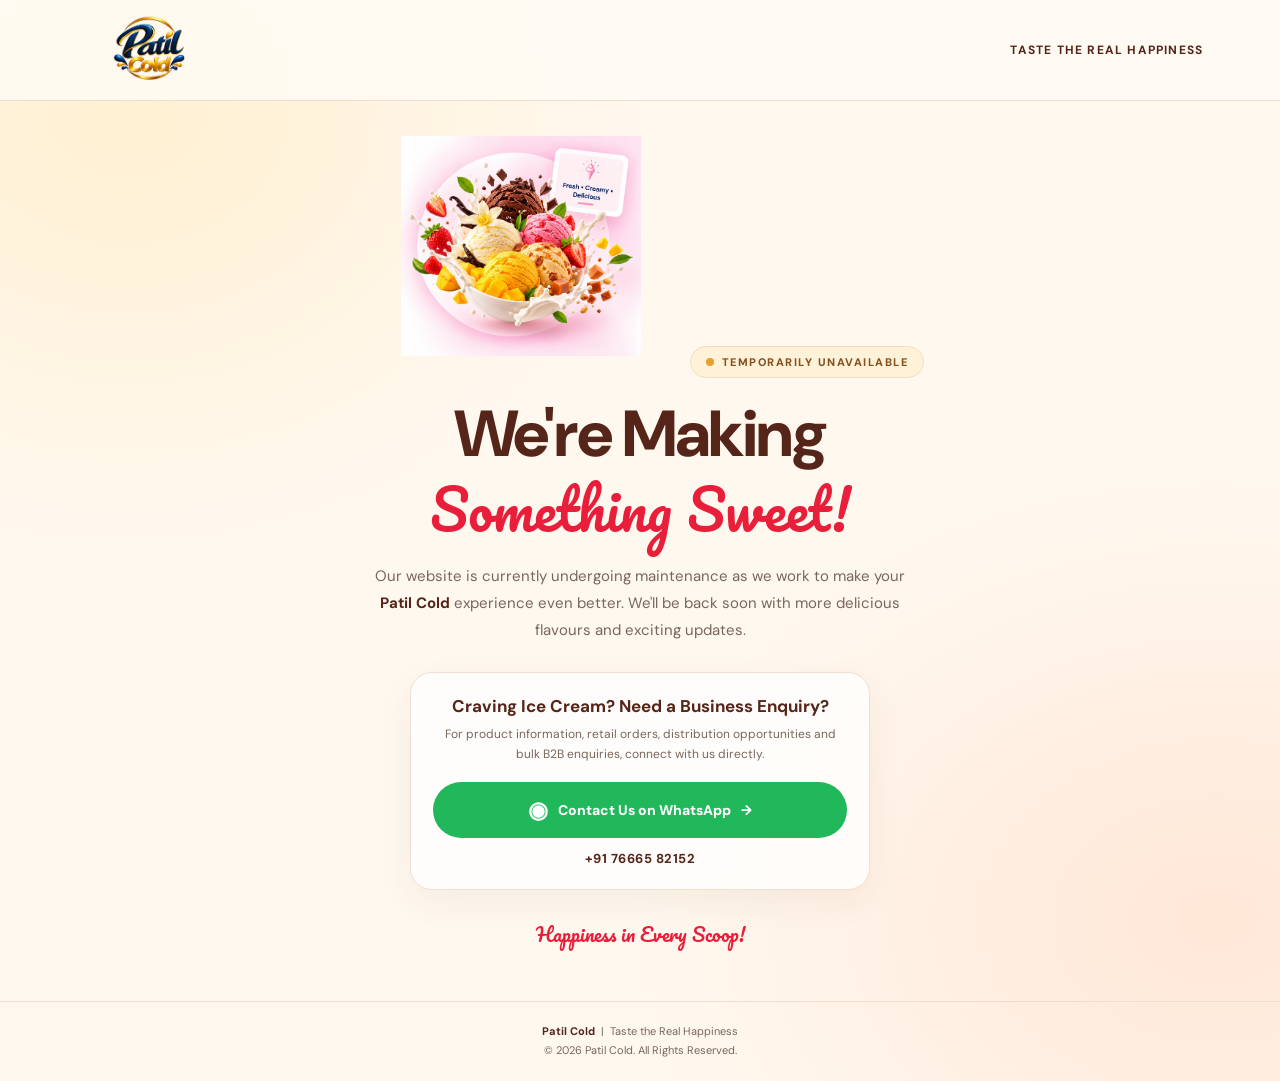
<file: index.html>
<!DOCTYPE html>
<html lang="en">
<head>
  <meta charset="UTF-8">
  <meta name="viewport" content="width=device-width, initial-scale=1.0">
  <meta name="theme-color" content="#fff8ef">
  <title>Patil Cold | Website Under Maintenance</title>
  <meta name="description" content="Patil Cold website is temporarily under maintenance. Contact us on WhatsApp for product enquiries, retail and B2B orders.">

  <link rel="icon" href="assets/patilcold-favicon.png" type="image/png">
  <link rel="preconnect" href="https://fonts.googleapis.com">
  <link rel="preconnect" href="https://fonts.gstatic.com" crossorigin>
  <link href="https://fonts.googleapis.com/css2?family=DM+Sans:wght@400;500;600;700;800&family=Pacifico&display=swap" rel="stylesheet">

  <style>
    :root {
      --cream: #fff8ef;
      --cream-dark: #fff0dc;
      --red: #e91e3a;
      --red-dark: #c91430;
      --brown: #542518;
      --text: #34241e;
      --muted: #78665b;
      --yellow: #ffc94d;
    }

    * {
      margin: 0;
      padding: 0;
      box-sizing: border-box;
    }

    body {
      min-height: 100vh;
      font-family: "DM Sans", sans-serif;
      color: var(--text);
      background:
        radial-gradient(ellipse at 10% 10%, #fff0d1 0%, transparent 32%),
        radial-gradient(ellipse at 95% 85%, #ffe7d7 0%, transparent 34%),
        var(--cream);
      display: flex;
      flex-direction: column;
    }

    a {
      text-decoration: none;
    }

    .header {
      width: 100%;
      padding: 15px 6%;
      display: flex;
      justify-content: space-between;
      align-items: center;
      gap: 15px;
      border-bottom: 1px solid #eddfcf;
      background: rgba(255, 251, 245, .85);
    }

    .logo img {
      width: 145px;
      height: 65px;
      object-fit: contain;
    }

    .header-label {
      color: var(--brown);
      font-size: 12px;
      font-weight: 700;
      letter-spacing: 1.2px;
    }

    main {
      flex: 1;
      display: flex;
      align-items: center;
      justify-content: center;
      padding: 35px 20px 50px;
    }

    .maintenance {
      width: 100%;
      max-width: 900px;
      text-align: center;
    }

    .hero-image {
      width: min(100%, 330px);
      height: 220px;
      margin: 0 auto 10px;
      object-fit: contain;
      animation: float 4s ease-in-out infinite;
    }

    .status {
      display: inline-flex;
      align-items: center;
      gap: 8px;
      padding: 8px 15px;
      margin-bottom: 20px;
      border: 1px solid #f4dfbb;
      border-radius: 50px;
      background: #fff2d9;
      color: #85501e;
      font-size: 11px;
      font-weight: 800;
      letter-spacing: 1.5px;
    }

    .status-dot {
      width: 8px;
      height: 8px;
      border-radius: 50%;
      background: #e7a02d;
      animation: blink 1.5s infinite;
    }

    h1 {
      color: var(--brown);
      font-size: clamp(36px, 6vw, 65px);
      font-weight: 800;
      line-height: 1.13;
      letter-spacing: -1.8px;
    }

    h1 span {
      display: block;
      color: var(--red);
      font-family: "Pacifico", cursive;
      font-size: .85em;
      font-weight: 400;
      letter-spacing: 0;
      margin-top: 7px;
    }

    .description {
      max-width: 560px;
      margin: 22px auto 0;
      padding: 0 5px;
      color: var(--muted);
      font-size: 15px;
      line-height: 1.8;
    }

    .description strong {
      color: var(--brown);
    }

    .contact-card {
      width: 100%;
      max-width: 460px;
      margin: 28px auto 0;
      padding: 22px;
      background: rgba(255, 255, 255, .78);
      border: 1px solid #f0e0d0;
      border-radius: 22px;
      box-shadow: 0 12px 35px rgba(91, 48, 25, .06);
    }

    .contact-card h2 {
      color: var(--brown);
      font-size: 17px;
      margin-bottom: 7px;
    }

    .contact-card p {
      color: var(--muted);
      font-size: 12px;
      line-height: 1.7;
      margin-bottom: 17px;
    }

    .whatsapp-button {
      width: 100%;
      min-height: 51px;
      display: flex;
      justify-content: center;
      align-items: center;
      gap: 10px;
      padding: 13px 18px;
      color: white;
      background: #20b85a;
      border-radius: 50px;
      font-size: 14px;
      font-weight: 800;
      transition: .2s ease;
    }

    .whatsapp-button:hover {
      background: #169447;
      transform: translateY(-2px);
      box-shadow: 0 8px 20px #20b85a30;
    }

    .whatsapp-icon {
      font-size: 23px;
    }

    .phone-number {
      margin-top: 12px;
      color: var(--brown);
      font-size: 13px;
      font-weight: 700;
      letter-spacing: .5px;
    }

    .tagline {
      margin-top: 27px;
      color: var(--red);
      font-family: "Pacifico", cursive;
      font-size: 19px;
    }

    footer {
      padding: 20px 15px;
      border-top: 1px solid #eddfcf;
      text-align: center;
      color: var(--muted);
      font-size: 11px;
      line-height: 1.8;
    }

    footer strong {
      color: var(--brown);
    }

    @keyframes float {
      0%, 100% { transform: translateY(0); }
      50% { transform: translateY(-8px); }
    }

    @keyframes blink {
      0%, 100% { opacity: 1; }
      50% { opacity: .35; }
    }

    @media (max-width: 500px) {
      .header {
        padding: 10px 5%;
      }

      .logo img {
        width: 115px;
        height: 55px;
      }

      .header-label {
        font-size: 9px;
        letter-spacing: .6px;
      }

      main {
        padding: 30px 18px 40px;
      }

      .hero-image {
        height: 185px;
        width: min(100%, 275px);
      }

      h1 {
        font-size: 39px;
        letter-spacing: -1px;
      }

      .description {
        font-size: 13px;
      }

      .contact-card {
        padding: 19px 15px;
      }
    }

    @media (prefers-reduced-motion: reduce) {
      *, *::before, *::after {
        animation: none !important;
        transition: none !important;
        scroll-behavior: auto !important;
      }
    }
  </style>
</head>

<body>

  <header class="header">
    <a class="logo" href="index.html" aria-label="Patil Cold home">
      <img src="assets/logo.webp" alt="Patil Cold">
    </a>
    <div class="header-label">TASTE THE REAL HAPPINESS</div>
  </header>

  <main>
    <section class="maintenance">

      <img
        class="hero-image"
        src="assets/patil-cold-mixed-flavour.webp"
        alt="Patil Cold ice cream flavours"
      >

      <div class="status">
        <span class="status-dot"></span>
        TEMPORARILY UNAVAILABLE
      </div>

      <h1>
        We're Making
        <span>Something Sweet!</span>
      </h1>

      <p class="description">
        Our website is currently undergoing maintenance as we work
        to make your <strong>Patil Cold</strong> experience even better.
        We'll be back soon with more delicious flavours and exciting updates.
      </p>

      <div class="contact-card">
        <h2>Craving Ice Cream? Need a Business Enquiry?</h2>
        <p>
          For product information, retail orders, distribution
          opportunities and bulk B2B enquiries, connect with us directly.
        </p>

        <a
          class="whatsapp-button"
          href="https://wa.me/917666582152?text=Hello%20Patil%20Cold%2C%20I%20would%20like%20to%20make%20an%20enquiry."
          target="_blank"
          rel="noopener noreferrer"
        >
          <span class="whatsapp-icon">◉</span>
          Contact Us on WhatsApp
          <span>→</span>
        </a>

        <div class="phone-number">+91 76665 82152</div>
      </div>

      <p class="tagline">Happiness in Every Scoop!</p>

    </section>
  </main>

  <footer>
    <strong>Patil Cold</strong> &nbsp;|&nbsp; Taste the Real Happiness
    <br>
    © <span id="year"></span> Patil Cold. All Rights Reserved.
  </footer>

  <script>
    document.getElementById("year").textContent =
      new Date().getFullYear();
  </script>

</body>
</html>
</file>
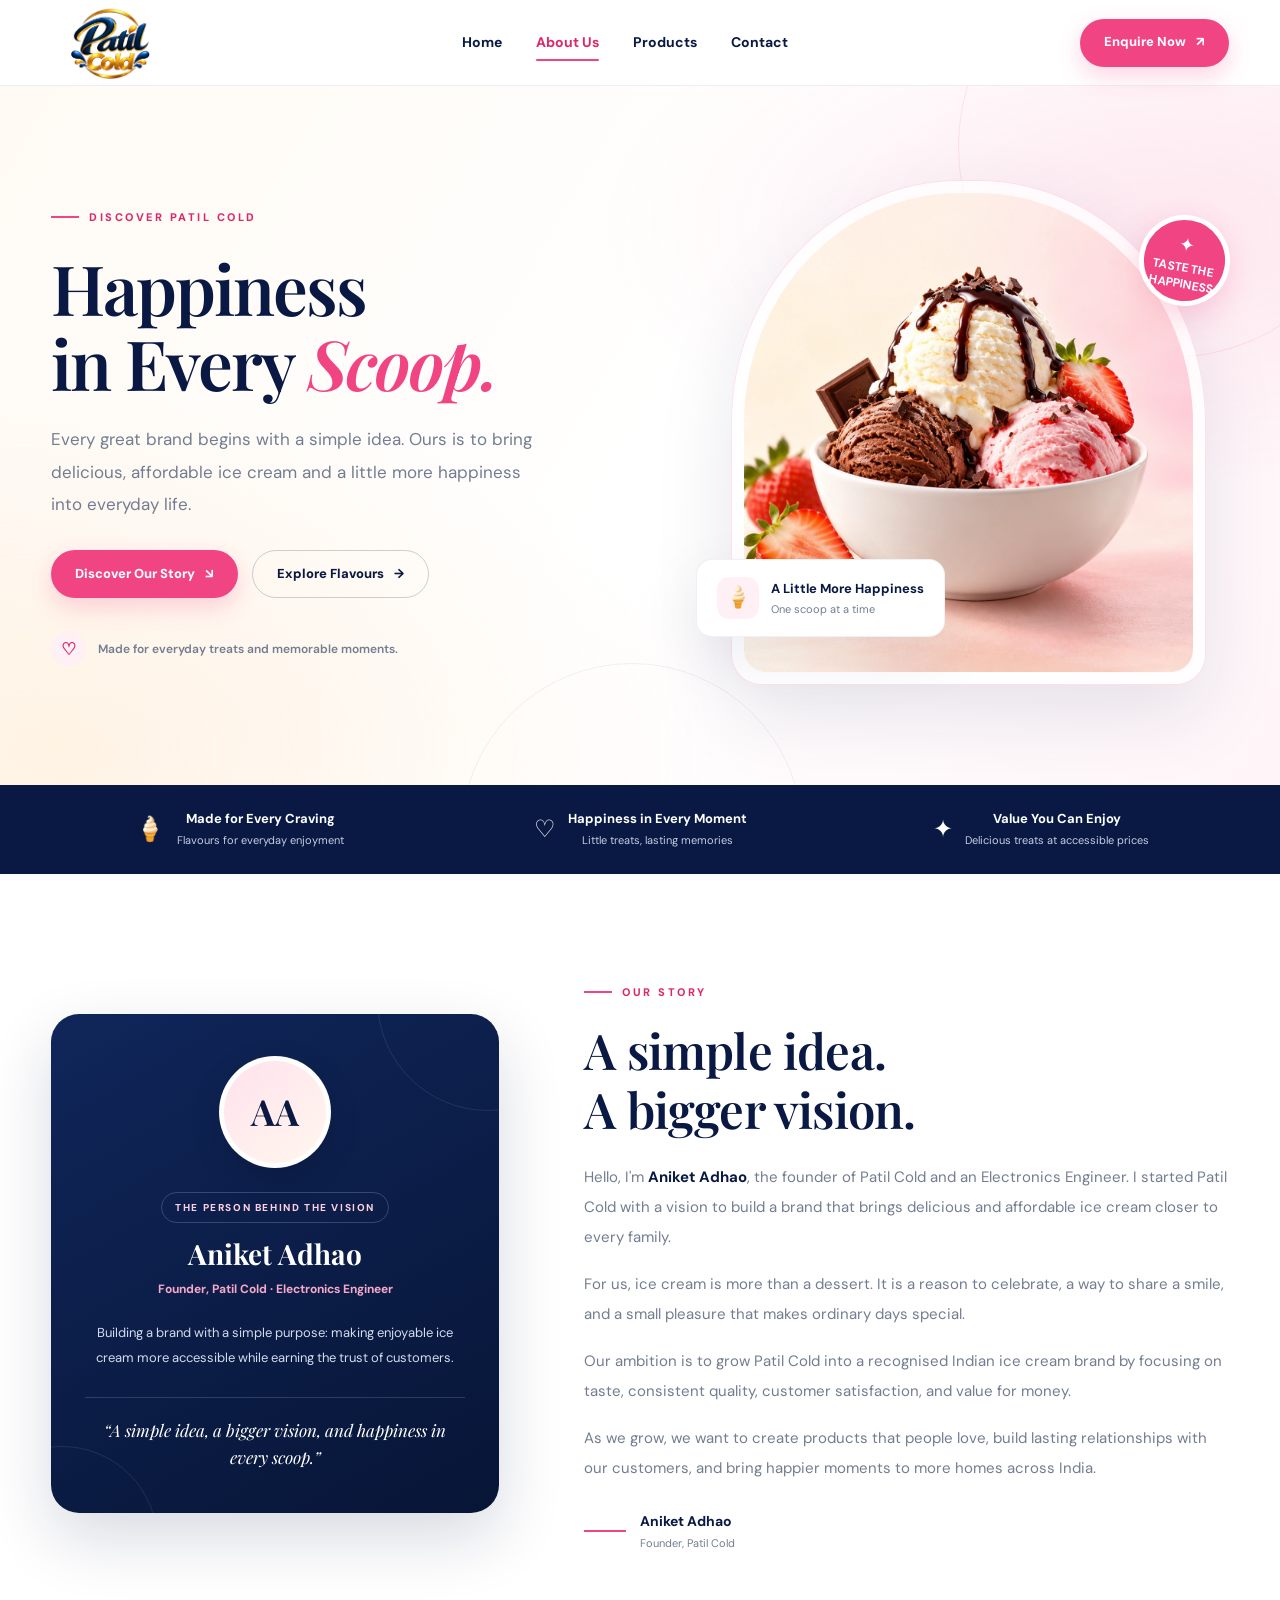
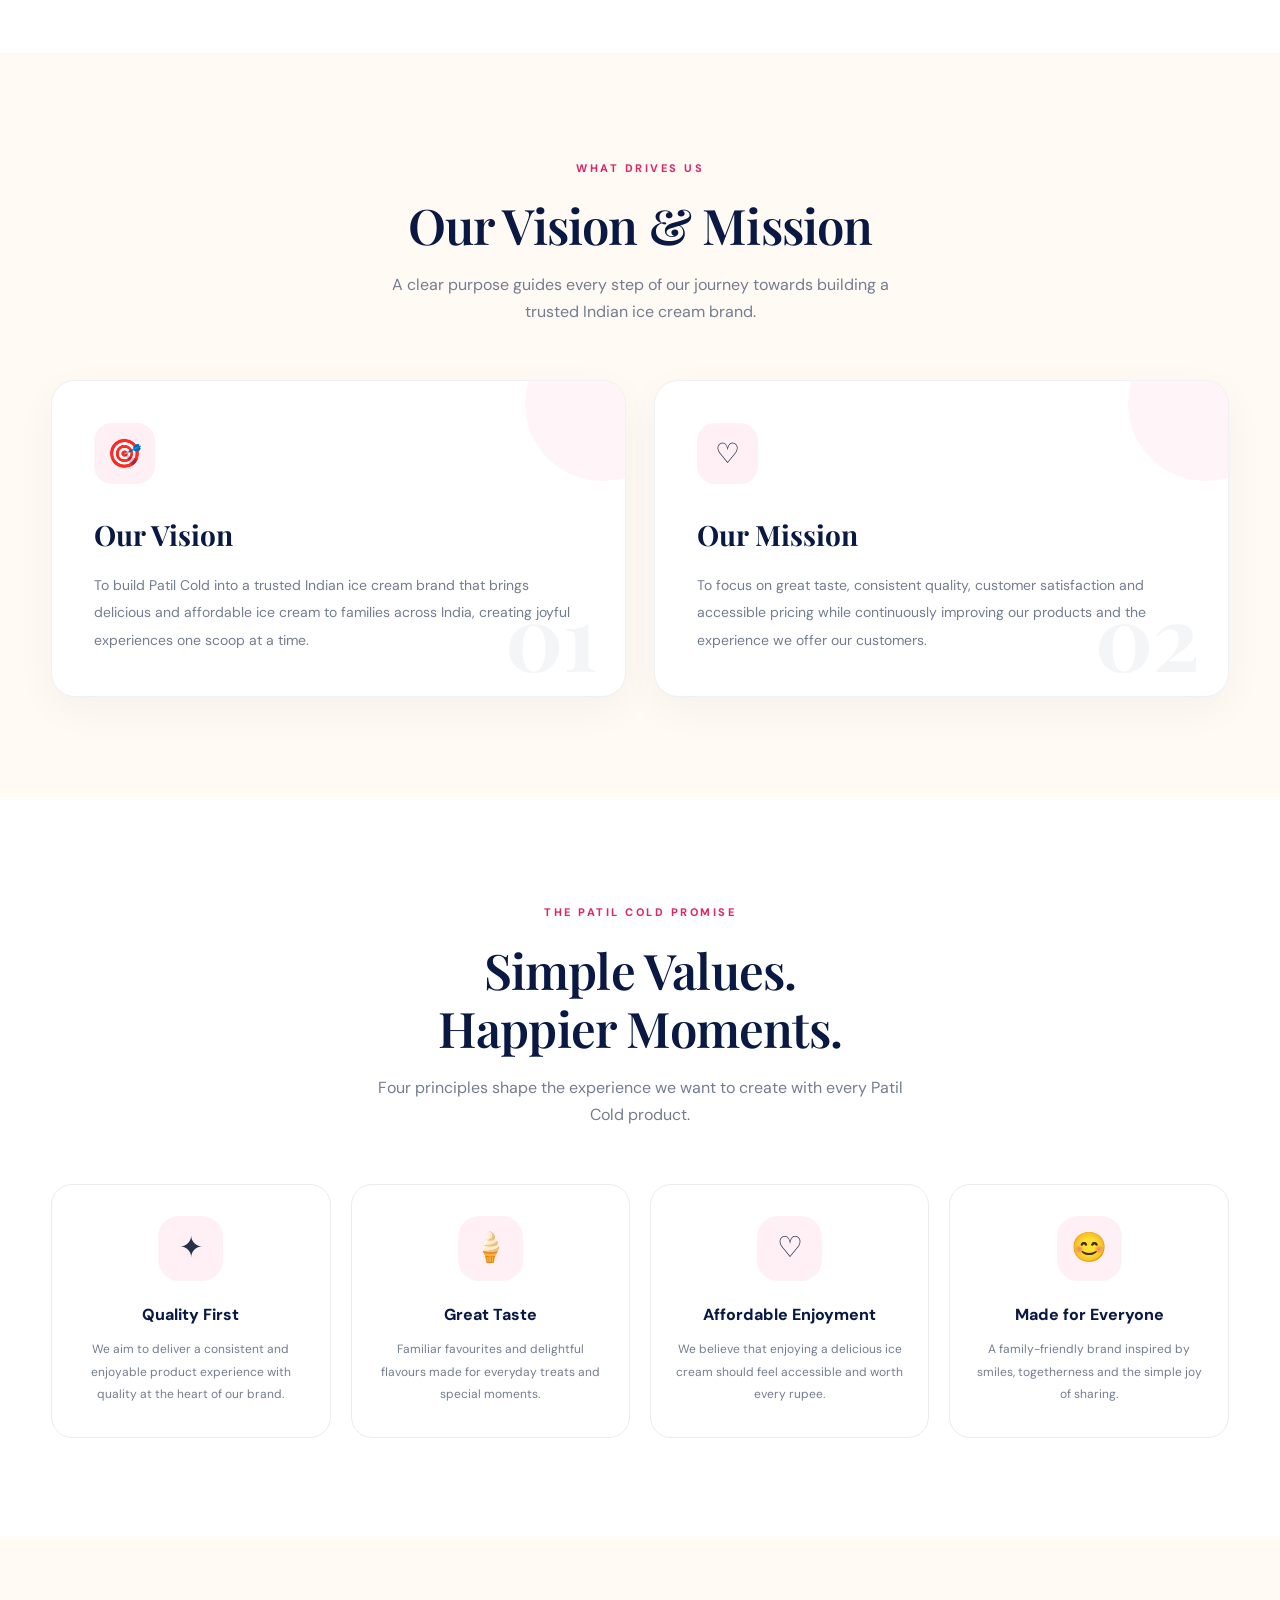
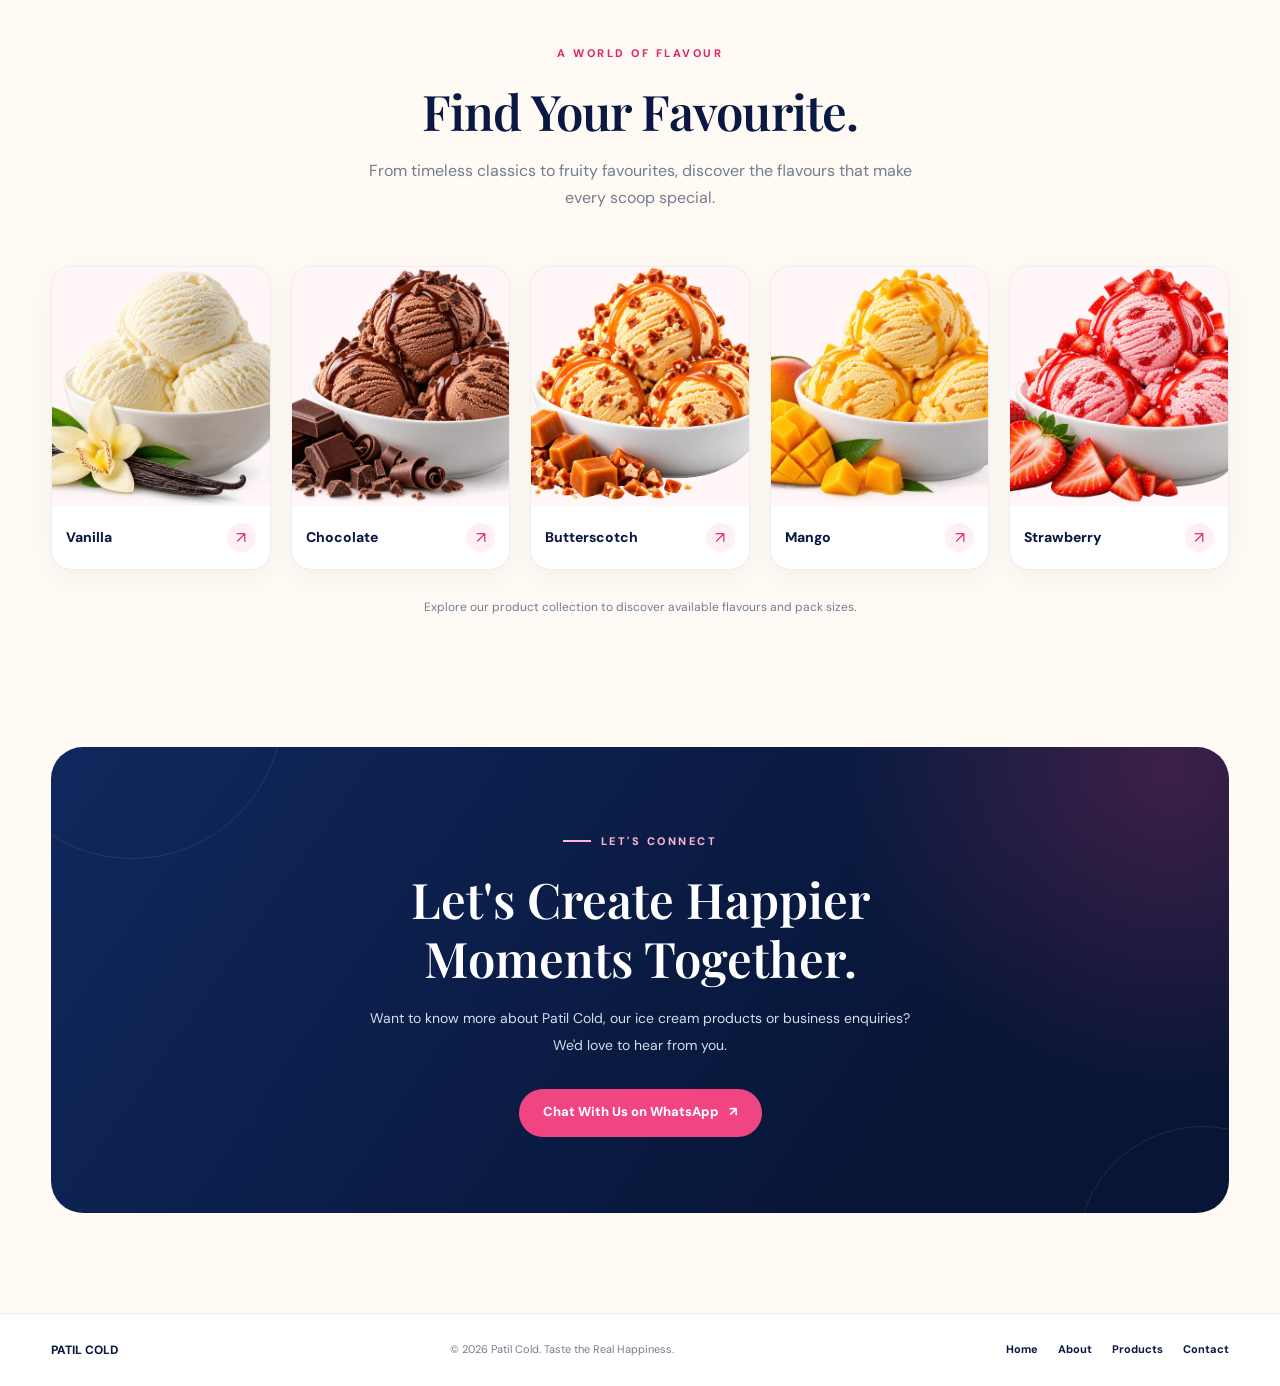
<file: about.html>
<!DOCTYPE html>
<html lang="en">
<head>
  <meta charset="UTF-8">
  <meta name="viewport" content="width=device-width, initial-scale=1.0">

  <title>About Us | Patil Cold — Taste the Real Happiness</title>

  <meta name="description" content="Discover the story, vision and mission of Patil Cold, an Indian ice cream brand focused on taste, quality and affordability.">

  <meta name="theme-color" content="#091944">
  <link rel="icon" type="image/png" href="assets/patilcold-favicon.png">

  <link rel="preconnect" href="https://fonts.googleapis.com">
  <link rel="preconnect" href="https://fonts.gstatic.com" crossorigin>
  <link href="https://fonts.googleapis.com/css2?family=DM+Sans:wght@400;500;600;700;800&family=Playfair+Display:wght@500;600;700&display=swap" rel="stylesheet">

  <style>
    /* ========================================
       PATIL COLD — PREMIUM ABOUT PAGE
    ======================================== */

    :root {
      --navy: #091944;
      --navy-light: #12285a;
      --pink: #f04483;
      --pink-dark: #dc286b;
      --pink-light: #fff0f6;
      --cream: #fffaf3;
      --white: #ffffff;
      --text: #273149;
      --muted: #737d91;
      --border: #eeeaf0;
      --shadow: 0 20px 60px rgba(9, 25, 68, 0.08);
      --radius: 24px;
      --container: 1200px;
    }

    * {
      box-sizing: border-box;
      margin: 0;
      padding: 0;
    }

    html {
      scroll-behavior: smooth;
      scroll-padding-top: 100px;
    }

    body {
      font-family: "DM Sans", sans-serif;
      color: var(--text);
      background: var(--white);
      line-height: 1.7;
      overflow-x: hidden;
      -webkit-font-smoothing: antialiased;
    }

    img {
      max-width: 100%;
    }

    a {
      text-decoration: none;
      color: inherit;
    }

    button {
      font: inherit;
    }

    .container {
      width: min(92%, var(--container));
      margin: 0 auto;
    }

    .section {
      padding: 100px 0;
    }

    .cream-section {
      background: var(--cream);
    }

    .eyebrow {
      display: inline-flex;
      align-items: center;
      gap: 10px;
      color: var(--pink-dark);
      font-size: 11px;
      font-weight: 800;
      letter-spacing: 2.5px;
      text-transform: uppercase;
      margin-bottom: 19px;
    }

    .eyebrow::before {
      content: "";
      width: 28px;
      height: 2px;
      background: var(--pink);
    }

    .section-heading {
      max-width: 680px;
      margin: 0 auto 55px;
      text-align: center;
    }

    .section-heading .eyebrow::before {
      display: none;
    }

    .section-heading h2,
    .story-content h2 {
      font-family: "Playfair Display", Georgia, serif;
      color: var(--navy);
      font-size: clamp(34px, 4vw, 49px);
      line-height: 1.2;
      font-weight: 600;
      letter-spacing: -0.8px;
    }

    .section-heading p {
      color: var(--muted);
      font-size: 16px;
      max-width: 550px;
      margin: 16px auto 0;
    }

    /* ========================================
       HEADER
    ======================================== */

    .site-header {
      position: sticky;
      top: 0;
      z-index: 1000;
      height: 86px;
      background: rgba(255, 255, 255, 0.96);
      border-bottom: 1px solid rgba(9, 25, 68, 0.07);
      backdrop-filter: blur(18px);
    }

    .header-inner {
      height: 100%;
      display: flex;
      align-items: center;
      justify-content: space-between;
      gap: 30px;
    }

    .brand-logo {
      display: flex;
      align-items: center;
      flex-shrink: 0;
    }

    .logo {
      width: 118px;
      height: 72px;
      display: block;
      object-fit: contain;
    }

    .nav-links {
      display: flex;
      align-items: center;
      gap: 34px;
    }

    .nav-links a {
      position: relative;
      padding: 10px 0;
      color: var(--navy);
      font-size: 14px;
      font-weight: 700;
      transition: color 0.25s ease;
    }

    .nav-links a::after {
      content: "";
      position: absolute;
      left: 0;
      bottom: 3px;
      width: 0;
      height: 2px;
      border-radius: 5px;
      background: var(--pink);
      transition: width 0.25s ease;
    }

    .nav-links a:hover,
    .nav-links a.active {
      color: var(--pink-dark);
    }

    .nav-links a:hover::after,
    .nav-links a.active::after {
      width: 100%;
    }

    .button {
      min-height: 48px;
      display: inline-flex;
      justify-content: center;
      align-items: center;
      gap: 10px;
      padding: 12px 24px;
      border: 0;
      border-radius: 50px;
      font-size: 13px;
      font-weight: 800;
      transition: transform 0.25s ease, box-shadow 0.25s ease,
                  background 0.25s ease;
      cursor: pointer;
    }

    .button:hover {
      transform: translateY(-3px);
    }

    .button-pink {
      background: var(--pink);
      color: var(--white);
      box-shadow: 0 9px 24px rgba(240, 68, 131, 0.23);
    }

    .button-pink:hover {
      background: var(--pink-dark);
      box-shadow: 0 12px 28px rgba(240, 68, 131, 0.3);
    }

    .button-outline {
      background: transparent;
      border: 1px solid rgba(9, 25, 68, 0.2);
      color: var(--navy);
    }

    .menu-btn {
      display: none;
      width: 45px;
      height: 45px;
      border: 1px solid var(--border);
      border-radius: 50%;
      background: var(--white);
      color: var(--navy);
      font-size: 23px;
      cursor: pointer;
    }

    /* ========================================
       HERO SECTION
    ======================================== */

    .about-hero {
      position: relative;
      isolation: isolate;
      padding: 94px 0 100px;
      overflow: hidden;
      background:
        radial-gradient(ellipse at 90% 20%,
          rgba(240, 68, 131, 0.10), transparent 34%),
        radial-gradient(ellipse at 5% 95%,
          rgba(255, 213, 165, 0.25), transparent 38%),
        linear-gradient(120deg, #fffaf4 0%, #fff 53%, #fff5f9 100%);
    }

    .about-hero::before {
      content: "";
      position: absolute;
      z-index: -1;
      top: -150px;
      right: -100px;
      width: 420px;
      height: 420px;
      border: 1px solid rgba(240, 68, 131, 0.12);
      border-radius: 50%;
    }

    .about-hero::after {
      content: "";
      position: absolute;
      z-index: -1;
      bottom: -220px;
      left: 36%;
      width: 340px;
      height: 340px;
      border: 1px solid rgba(9, 25, 68, 0.06);
      border-radius: 50%;
    }

    .hero-inner {
      display: grid;
      grid-template-columns: 1.05fr 0.95fr;
      align-items: center;
      gap: 80px;
    }

    .hero-copy {
      max-width: 610px;
    }

    .hero-copy .eyebrow {
      margin-bottom: 24px;
    }

    .hero-copy h1 {
      color: var(--navy);
      font-family: "Playfair Display", Georgia, serif;
      font-size: clamp(47px, 5.4vw, 73px);
      font-weight: 600;
      letter-spacing: -2px;
      line-height: 1.08;
      margin-bottom: 24px;
    }

    .hero-copy h1 span {
      color: var(--pink);
      font-style: italic;
    }

    .hero-copy > p {
      max-width: 490px;
      color: var(--muted);
      font-size: 17px;
      line-height: 1.9;
      margin-bottom: 30px;
    }

    .hero-actions {
      display: flex;
      flex-wrap: wrap;
      align-items: center;
      gap: 14px;
    }

    .hero-note {
      display: flex;
      align-items: center;
      gap: 12px;
      margin-top: 33px;
      color: var(--muted);
      font-size: 12px;
      font-weight: 600;
    }

    .note-icon {
      width: 35px;
      height: 35px;
      display: grid;
      place-items: center;
      flex-shrink: 0;
      border-radius: 50%;
      background: var(--pink-light);
      color: var(--pink-dark);
      font-size: 17px;
    }

    .hero-visual {
      position: relative;
      width: 100%;
      max-width: 475px;
      justify-self: center;
    }

    .hero-image-frame {
      position: relative;
      width: 100%;
      aspect-ratio: 0.94;
      padding: 12px;
      border: 1px solid rgba(240, 68, 131, 0.16);
      border-radius: 48% 48% 30px 30px;
      background: rgba(255, 255, 255, 0.72);
      box-shadow: 0 30px 80px rgba(9, 25, 68, 0.10);
    }

    .hero-image-frame img {
      width: 100%;
      height: 100%;
      display: block;
      object-fit: cover;
      object-position: center;
      border-radius: 48% 48% 22px 22px;
    }

    .floating-note {
      position: absolute;
      left: -35px;
      bottom: 48px;
      display: flex;
      align-items: center;
      gap: 12px;
      padding: 17px 20px;
      background: var(--white);
      border: 1px solid rgba(9, 25, 68, 0.06);
      border-radius: 16px;
      box-shadow: var(--shadow);
    }

    .floating-note .note-symbol {
      width: 42px;
      height: 42px;
      display: grid;
      place-items: center;
      background: var(--pink-light);
      border-radius: 12px;
      font-size: 21px;
    }

    .floating-note strong {
      display: block;
      color: var(--navy);
      font-size: 13px;
    }

    .floating-note small {
      display: block;
      color: var(--muted);
      font-size: 11px;
    }

    .hero-stamp {
      position: absolute;
      top: 35px;
      right: -24px;
      width: 91px;
      height: 91px;
      display: flex;
      flex-direction: column;
      align-items: center;
      justify-content: center;
      text-align: center;
      border-radius: 50%;
      background: var(--pink);
      color: var(--white);
      border: 5px solid var(--white);
      box-shadow: 0 10px 30px rgba(240, 68, 131, 0.23);
      transform: rotate(10deg);
    }

    .hero-stamp strong {
      font-size: 12px;
      line-height: 1.3;
    }

    .hero-stamp span {
      font-size: 19px;
    }

    /* ========================================
       BRAND INTRO STRIP
    ======================================== */

    .brand-strip {
      background: var(--navy);
      color: var(--white);
      padding: 24px 0;
    }

    .strip-inner {
      display: grid;
      grid-template-columns: repeat(3, 1fr);
      gap: 24px;
    }

    .strip-item {
      display: flex;
      justify-content: center;
      align-items: center;
      gap: 12px;
      text-align: center;
    }

    .strip-item .strip-icon {
      font-size: 24px;
    }

    .strip-item strong {
      display: block;
      font-size: 13px;
      line-height: 1.4;
    }

    .strip-item small {
      display: block;
      color: #c6cee2;
      font-size: 11px;
      margin-top: 3px;
    }

    /* ========================================
       FOUNDER & STORY
    ======================================== */

    .founder-grid {
      display: grid;
      grid-template-columns: 0.82fr 1.18fr;
      align-items: center;
      gap: 85px;
    }

    .founder-card {
      position: relative;
      overflow: hidden;
      padding: 42px 34px;
      border-radius: 28px;
      background: linear-gradient(150deg, #10265a, #071536);
      color: var(--white);
      text-align: center;
      box-shadow: 0 25px 65px rgba(9, 25, 68, 0.16);
    }

    .founder-card::before,
    .founder-card::after {
      content: "";
      position: absolute;
      border: 1px solid rgba(255, 255, 255, 0.09);
      border-radius: 50%;
      pointer-events: none;
    }

    .founder-card::before {
      width: 220px;
      height: 220px;
      top: -125px;
      right: -100px;
    }

    .founder-card::after {
      width: 190px;
      height: 190px;
      bottom: -125px;
      left: -85px;
    }

    .founder-avatar {
      position: relative;
      z-index: 1;
      width: 112px;
      height: 112px;
      display: grid;
      place-items: center;
      margin: 0 auto 24px;
      border-radius: 50%;
      border: 5px solid rgba(255, 255, 255, 0.95);
      background: linear-gradient(140deg, #ffe2ed, #fff7ee);
      color: var(--navy);
      font-family: "Playfair Display", Georgia, serif;
      font-size: 36px;
      font-weight: 700;
      box-shadow: 0 10px 30px rgba(0, 0, 0, 0.15);
    }

    .founder-card .founder-label {
      position: relative;
      z-index: 1;
      display: inline-block;
      padding: 6px 13px;
      margin-bottom: 13px;
      border: 1px solid rgba(255, 255, 255, 0.18);
      border-radius: 30px;
      color: #ffd0e1;
      font-size: 10px;
      letter-spacing: 1.6px;
      text-transform: uppercase;
      font-weight: 800;
    }

    .founder-card h3 {
      position: relative;
      z-index: 1;
      font-family: "Playfair Display", Georgia, serif;
      font-size: 28px;
      line-height: 1.3;
      margin-bottom: 7px;
    }

    .founder-role {
      position: relative;
      z-index: 1;
      color: #f6a9c8;
      font-size: 12px;
      font-weight: 700;
      margin-bottom: 22px;
    }

    .founder-card > p {
      position: relative;
      z-index: 1;
      color: #d3dbee;
      font-size: 13px;
      line-height: 1.9;
    }

    .founder-divider {
      position: relative;
      z-index: 1;
      height: 1px;
      background: rgba(255, 255, 255, 0.15);
      margin: 26px 0 19px;
    }

    .founder-quote {
      position: relative;
      z-index: 1;
      color: var(--white);
      font-family: "Playfair Display", Georgia, serif;
      font-size: 17px;
      font-style: italic;
      line-height: 1.6;
    }

    .story-content .eyebrow {
      margin-bottom: 20px;
    }

    .story-content h2 {
      margin-bottom: 23px;
    }

    .story-content > p {
      color: var(--muted);
      font-size: 15px;
      line-height: 2;
      margin-bottom: 17px;
    }

    .story-content > p strong {
      color: var(--navy);
    }

    .founder-signature {
      display: flex;
      align-items: center;
      gap: 14px;
      margin-top: 27px;
    }

    .signature-line {
      width: 42px;
      height: 2px;
      background: var(--pink);
    }

    .founder-signature strong {
      display: block;
      color: var(--navy);
      font-size: 14px;
    }

    .founder-signature span {
      display: block;
      color: var(--muted);
      font-size: 11px;
    }

    /* ========================================
       VISION & MISSION
    ======================================== */

    .vision-grid {
      display: grid;
      grid-template-columns: repeat(2, 1fr);
      gap: 28px;
    }

    .vision-card {
      position: relative;
      overflow: hidden;
      padding: 42px;
      border-radius: var(--radius);
      background: var(--white);
      border: 1px solid rgba(9, 25, 68, 0.06);
      box-shadow: 0 12px 40px rgba(9, 25, 68, 0.045);
      transition: transform 0.3s ease, box-shadow 0.3s ease;
    }

    .vision-card:hover {
      transform: translateY(-6px);
      box-shadow: var(--shadow);
    }

    .vision-card::after {
      content: "";
      position: absolute;
      top: -55px;
      right: -55px;
      width: 155px;
      height: 155px;
      border-radius: 50%;
      background: var(--pink-light);
      opacity: 0.65;
    }

    .vision-icon {
      position: relative;
      z-index: 1;
      width: 61px;
      height: 61px;
      display: grid;
      place-items: center;
      margin-bottom: 27px;
      border-radius: 18px;
      background: var(--pink-light);
      font-size: 28px;
    }

    .vision-card h3 {
      color: var(--navy);
      font-family: "Playfair Display", Georgia, serif;
      font-size: 28px;
      margin-bottom: 13px;
    }

    .vision-card p {
      position: relative;
      z-index: 1;
      color: var(--muted);
      font-size: 14px;
      line-height: 1.95;
    }

    .card-number {
      position: absolute;
      right: 28px;
      bottom: 16px;
      color: rgba(9, 25, 68, 0.045);
      font-family: "Playfair Display", Georgia, serif;
      font-size: 90px;
      font-weight: 700;
      line-height: 1;
      pointer-events: none;
    }

    /* ========================================
       WHY PATIL COLD
    ======================================== */

    .why-grid {
      display: grid;
      grid-template-columns: repeat(4, 1fr);
      gap: 20px;
    }

    .why-card {
      padding: 31px 22px;
      border: 1px solid var(--border);
      border-radius: 21px;
      background: var(--white);
      text-align: center;
      transition: transform 0.3s ease, border-color 0.3s ease,
                  box-shadow 0.3s ease;
    }

    .why-card:hover {
      transform: translateY(-7px);
      border-color: #ffd0e0;
      box-shadow: 0 18px 40px rgba(9, 25, 68, 0.07);
    }

    .why-icon {
      width: 65px;
      height: 65px;
      display: grid;
      place-items: center;
      margin: 0 auto 20px;
      border-radius: 21px;
      background: var(--pink-light);
      font-size: 29px;
    }

    .why-card h3 {
      color: var(--navy);
      font-size: 16px;
      font-weight: 800;
      margin-bottom: 10px;
    }

    .why-card p {
      color: var(--muted);
      font-size: 12px;
      line-height: 1.9;
    }

    /* ========================================
       FLAVOUR COLLECTION
    ======================================== */

    .flavour-grid {
      display: grid;
      grid-template-columns: repeat(5, minmax(0, 1fr));
      gap: 20px;
    }

    .flavour-card {
      display: block;
      overflow: hidden;
      border-radius: 20px;
      background: var(--white);
      border: 1px solid rgba(9, 25, 68, 0.07);
      box-shadow: 0 8px 28px rgba(9, 25, 68, 0.045);
      transition: transform 0.3s ease, box-shadow 0.3s ease;
    }

    .flavour-card:hover {
      transform: translateY(-8px);
      box-shadow: 0 20px 45px rgba(9, 25, 68, 0.12);
    }

    .flavour-image {
      position: relative;
      overflow: hidden;
      background: #fff6f8;
      aspect-ratio: 0.91;
    }

    .flavour-image img {
      display: block;
      width: 100%;
      height: 100%;
      object-fit: cover;
      transition: transform 0.55s ease;
    }

    .flavour-card:hover .flavour-image img {
      transform: scale(1.07);
    }

    .flavour-details {
      display: flex;
      justify-content: space-between;
      align-items: center;
      gap: 7px;
      padding: 17px 14px;
    }

    .flavour-details h3 {
      color: var(--navy);
      font-size: 14px;
      font-weight: 800;
    }

    .flavour-arrow {
      width: 29px;
      height: 29px;
      display: grid;
      place-items: center;
      flex-shrink: 0;
      border-radius: 50%;
      background: var(--pink-light);
      color: var(--pink-dark);
      font-size: 16px;
      transition: background 0.25s ease, color 0.25s ease;
    }

    .flavour-card:hover .flavour-arrow {
      background: var(--pink);
      color: var(--white);
    }

    .flavour-footnote {
      margin-top: 27px;
      color: var(--muted);
      text-align: center;
      font-size: 12px;
    }

    /* ========================================
       FINAL CTA
    ======================================== */

    .cta-section {
      padding: 30px 0 100px;
      background: var(--cream);
    }

    .cta-panel {
      position: relative;
      isolation: isolate;
      overflow: hidden;
      padding: 76px 35px;
      border-radius: 32px;
      background:
        radial-gradient(circle at 95% 5%,
          rgba(240, 68, 131, 0.23), transparent 28%),
        linear-gradient(125deg, #10285e, #071536 75%);
      text-align: center;
      color: var(--white);
    }

    .cta-panel::before,
    .cta-panel::after {
      content: "";
      position: absolute;
      z-index: -1;
      border: 1px solid rgba(255, 255, 255, 0.09);
      border-radius: 50%;
    }

    .cta-panel::before {
      width: 300px;
      height: 300px;
      top: -190px;
      left: -70px;
    }

    .cta-panel::after {
      width: 250px;
      height: 250px;
      right: -100px;
      bottom: -165px;
    }

    .cta-panel .eyebrow {
      color: #ffb5d0;
    }

    .cta-panel .eyebrow::before {
      background: #ffb5d0;
    }

    .cta-panel h2 {
      max-width: 720px;
      margin: 0 auto 18px;
      font-family: "Playfair Display", Georgia, serif;
      font-size: clamp(34px, 4vw, 49px);
      line-height: 1.2;
      font-weight: 600;
    }

    .cta-panel > p {
      max-width: 570px;
      margin: 0 auto 30px;
      color: #d4dced;
      font-size: 14px;
      line-height: 1.9;
    }

    .cta-panel .button {
      background: var(--pink);
      color: var(--white);
    }

    .cta-panel .button:hover {
      background: var(--pink-dark);
    }

    /* ========================================
       FOOTER
    ======================================== */

    .site-footer {
      padding: 26px 0;
      border-top: 1px solid var(--border);
      background: var(--white);
    }

    .footer-inner {
      display: flex;
      justify-content: space-between;
      align-items: center;
      gap: 20px;
    }

    .footer-brand {
      color: var(--navy);
      font-size: 12px;
      font-weight: 800;
    }

    .footer-copy {
      color: var(--muted);
      font-size: 11px;
    }

    .footer-links {
      display: flex;
      gap: 20px;
      color: var(--navy);
      font-size: 11px;
      font-weight: 700;
    }

    .footer-links a:hover {
      color: var(--pink-dark);
    }

    /* ========================================
       RESPONSIVE DESIGN
    ======================================== */

    @media (min-width: 1400px) {
      .about-hero {
        padding: 110px 0 120px;
      }
    }

    @media (max-width: 1050px) {
      .nav-links {
        gap: 22px;
      }

      .hero-inner {
        gap: 45px;
      }

      .founder-grid {
        gap: 50px;
      }

      .why-grid {
        grid-template-columns: repeat(2, minmax(0, 1fr));
      }

      .flavour-grid {
        grid-template-columns: repeat(3, minmax(0, 1fr));
      }
    }

    @media (max-width: 850px) {
      .site-header {
        height: 76px;
      }

      .logo {
        width: 105px;
        height: 65px;
      }

      .menu-btn {
        display: grid;
        place-items: center;
      }

      .header-inner > .button {
        display: none;
      }

      .nav-links {
        position: absolute;
        top: 76px;
        left: 4%;
        right: 4%;
        display: none;
        flex-direction: column;
        align-items: stretch;
        gap: 0;
        padding: 10px;
        border: 1px solid var(--border);
        border-radius: 18px;
        background: var(--white);
        box-shadow: 0 18px 45px rgba(9, 25, 68, 0.13);
      }

      .nav-links.open {
        display: flex;
      }

      .nav-links a {
        padding: 13px 16px;
        border-radius: 10px;
      }

      .nav-links a:hover,
      .nav-links a.active {
        background: var(--pink-light);
      }

      .nav-links a::after {
        display: none;
      }

      .about-hero {
        padding: 70px 0 80px;
      }

      .hero-inner {
        grid-template-columns: 1fr;
        gap: 55px;
      }

      .hero-copy {
        max-width: 680px;
        margin: 0 auto;
        text-align: center;
      }

      .hero-copy > p {
        margin-left: auto;
        margin-right: auto;
      }

      .hero-copy .eyebrow {
        justify-content: center;
      }

      .hero-actions,
      .hero-note {
        justify-content: center;
      }

      .hero-visual {
        max-width: 430px;
      }

      .founder-grid {
        grid-template-columns: 1fr;
        gap: 48px;
      }

      .founder-card {
        width: 100%;
        max-width: 470px;
        margin: 0 auto;
      }

      .story-content {
        max-width: 680px;
        margin: 0 auto;
      }

      .vision-grid {
        gap: 18px;
      }

      .vision-card {
        padding: 30px;
      }

      .section {
        padding: 75px 0;
      }

      .cta-section {
        padding: 20px 0 75px;
      }

      .cta-panel {
        padding: 60px 28px;
      }
    }

    @media (max-width: 600px) {
      .container {
        width: 90%;
      }

      .section {
        padding: 62px 0;
      }

      .about-hero {
        padding: 57px 0 67px;
      }

      .hero-inner {
        gap: 43px;
      }

      .hero-copy h1 {
        font-size: clamp(43px, 11vw, 58px);
        letter-spacing: -1.5px;
      }

      .hero-copy > p {
        font-size: 14px;
        line-height: 1.85;
      }

      .hero-copy .eyebrow {
        font-size: 10px;
        letter-spacing: 2px;
      }

      .hero-actions {
        flex-direction: column;
        align-items: stretch;
      }

      .hero-actions .button {
        width: 100%;
      }

      .hero-note {
        text-align: left;
        justify-content: flex-start;
        font-size: 11px;
      }

      .hero-image-frame {
        padding: 8px;
        border-radius: 48% 48% 23px 23px;
      }

      .floating-note {
        left: -7px;
        bottom: 22px;
        padding: 12px;
        gap: 9px;
      }

      .floating-note .note-symbol {
        width: 34px;
        height: 34px;
        font-size: 17px;
      }

      .floating-note strong {
        font-size: 11px;
      }

      .floating-note small {
        font-size: 9px;
      }

      .hero-stamp {
        top: 20px;
        right: -7px;
        width: 73px;
        height: 73px;
        border-width: 4px;
      }

      .hero-stamp strong {
        font-size: 9px;
      }

      .hero-stamp span {
        font-size: 15px;
      }

      .strip-inner {
        grid-template-columns: 1fr;
        gap: 22px;
      }

      .strip-item {
        justify-content: flex-start;
        text-align: left;
      }

      .section-heading {
        margin-bottom: 35px;
      }

      .section-heading h2,
      .story-content h2 {
        font-size: 35px;
      }

      .section-heading p {
        font-size: 13px;
      }

      .founder-card {
        padding: 36px 24px;
      }

      .founder-card h3 {
        font-size: 25px;
      }

      .story-content > p {
        font-size: 13px;
      }

      .vision-grid {
        grid-template-columns: 1fr;
      }

      .vision-card {
        padding: 29px 25px;
      }

      .vision-card h3 {
        font-size: 25px;
      }

      .why-grid {
        grid-template-columns: repeat(2, minmax(0, 1fr));
        gap: 12px;
      }

      .why-card {
        padding: 24px 13px;
        border-radius: 17px;
      }

      .why-icon {
        width: 53px;
        height: 53px;
        margin-bottom: 15px;
        border-radius: 16px;
        font-size: 24px;
      }

      .why-card h3 {
        font-size: 14px;
      }

      .why-card p {
        font-size: 11px;
      }

      .flavour-grid {
        grid-template-columns: repeat(2, minmax(0, 1fr));
        gap: 13px;
      }

      .flavour-details {
        padding: 13px 10px;
      }

      .flavour-details h3 {
        font-size: 12px;
      }

      .flavour-arrow {
        width: 26px;
        height: 26px;
        font-size: 14px;
      }

      .flavour-footnote {
        font-size: 11px;
        line-height: 1.8;
      }

      .cta-section {
        padding: 0 0 60px;
      }

      .cta-panel {
        padding: 49px 20px;
        border-radius: 23px;
      }

      .cta-panel h2 {
        font-size: 35px;
      }

      .cta-panel > p {
        font-size: 12px;
      }

      .footer-inner {
        flex-direction: column;
        text-align: center;
        gap: 12px;
      }

      .footer-links {
        justify-content: center;
      }
    }

    @media (prefers-reduced-motion: reduce) {
      *,
      *::before,
      *::after {
        scroll-behavior: auto !important;
        transition-duration: 0.01ms !important;
        animation-duration: 0.01ms !important;
      }
    }
  </style>
</head>

<body>

  <!-- HEADER -->
  <header class="site-header">
    <div class="container header-inner">

      <a href="index.html"
         class="brand-logo"
         aria-label="Patil Cold Home">
        <img
          src="assets/logo.webp"
          alt="Patil Cold Logo"
          class="logo">
      </a>

      <nav class="nav-links" id="navLinks" aria-label="Main navigation">
        <a href="index.html">Home</a>
        <a href="about.html" class="active" aria-current="page">About Us</a>
        <a href="products.html">Products</a>
        <a href="contact.html">Contact</a>
      </nav>

      <a
        class="button button-pink"
        href="https://wa.me/917666582152?text=Hello%20Patil%20Cold%2C%20I%20am%20interested%20in%20your%20ice%20cream%20products.%20Please%20share%20more%20details."
        target="_blank"
        rel="noopener noreferrer">
        Enquire Now <span aria-hidden="true">↗</span>
      </a>

      <button
        class="menu-btn"
        id="menuBtn"
        type="button"
        aria-label="Open navigation menu"
        aria-expanded="false"
        aria-controls="navLinks">
        ☰
      </button>

    </div>
  </header>

  <main>

    <!-- PREMIUM HERO -->
    <section class="about-hero">
      <div class="container hero-inner">

        <div class="hero-copy">

          <div class="eyebrow">Discover Patil Cold</div>

          <h1>
            Happiness<br>
            in Every <span>Scoop.</span>
          </h1>

          <p>
            Every great brand begins with a simple idea.
            Ours is to bring delicious, affordable ice cream
            and a little more happiness into everyday life.
          </p>

          <div class="hero-actions">
            <a href="#our-story" class="button button-pink">
              Discover Our Story
              <span aria-hidden="true">↘</span>
            </a>

            <a href="products.html" class="button button-outline">
              Explore Flavours
              <span aria-hidden="true">→</span>
            </a>
          </div>

          <div class="hero-note">
            <span class="note-icon" aria-hidden="true">♡</span>
            <span>Made for everyday treats and memorable moments.</span>
          </div>

        </div>

        <div class="hero-visual">

          <div class="hero-image-frame">
            <img
              src="assets/about-icecream.webp"
              alt="Delicious ice cream collection representing Patil Cold"
              fetchpriority="high">
          </div>

          <div class="floating-note">
            <div class="note-symbol" aria-hidden="true">🍦</div>
            <div>
              <strong>A Little More Happiness</strong>
              <small>One scoop at a time</small>
            </div>
          </div>

          <div class="hero-stamp" aria-label="Taste the real happiness">
            <span aria-hidden="true">✦</span>
            <strong>TASTE THE<br>HAPPINESS</strong>
          </div>

        </div>

      </div>
    </section>

    <!-- BRAND VALUES STRIP -->
    <section class="brand-strip" aria-label="Our brand values">
      <div class="container strip-inner">

        <div class="strip-item">
          <span class="strip-icon" aria-hidden="true">🍦</span>
          <div>
            <strong>Made for Every Craving</strong>
            <small>Flavours for everyday enjoyment</small>
          </div>
        </div>

        <div class="strip-item">
          <span class="strip-icon" aria-hidden="true">♡</span>
          <div>
            <strong>Happiness in Every Moment</strong>
            <small>Little treats, lasting memories</small>
          </div>
        </div>

        <div class="strip-item">
          <span class="strip-icon" aria-hidden="true">✦</span>
          <div>
            <strong>Value You Can Enjoy</strong>
            <small>Delicious treats at accessible prices</small>
          </div>
        </div>

      </div>
    </section>

    <!-- OUR STORY & FOUNDER -->
    <section class="section" id="our-story">
      <div class="container founder-grid">

        <article class="founder-card">

          <div class="founder-avatar" aria-label="Founder initials">
            AA
          </div>

          <div class="founder-label">The Person Behind the Vision</div>

          <h3>Aniket Adhao</h3>

          <div class="founder-role">
            Founder, Patil Cold · Electronics Engineer
          </div>

          <p>
            Building a brand with a simple purpose:
            making enjoyable ice cream more accessible
            while earning the trust of customers.
          </p>

          <div class="founder-divider"></div>

          <div class="founder-quote">
            “A simple idea, a bigger vision,
            and happiness in every scoop.”
          </div>

        </article>

        <div class="story-content">

          <div class="eyebrow">Our Story</div>

          <h2>
            A simple idea.<br>
            A bigger vision.
          </h2>

          <p>
            Hello, I'm <strong>Aniket Adhao</strong>, the founder
            of Patil Cold and an Electronics Engineer.
            I started Patil Cold with a vision to build a brand
            that brings delicious and affordable ice cream
            closer to every family.
          </p>

          <p>
            For us, ice cream is more than a dessert.
            It is a reason to celebrate, a way to share a smile,
            and a small pleasure that makes ordinary days special.
          </p>

          <p>
            Our ambition is to grow Patil Cold into a recognised
            Indian ice cream brand by focusing on taste,
            consistent quality, customer satisfaction,
            and value for money.
          </p>

          <p>
            As we grow, we want to create products that people
            love, build lasting relationships with our customers,
            and bring happier moments to more homes across India.
          </p>

          <div class="founder-signature">
            <span class="signature-line"></span>
            <div>
              <strong>Aniket Adhao</strong>
              <span>Founder, Patil Cold</span>
            </div>
          </div>

        </div>

      </div>
    </section>

    <!-- VISION AND MISSION -->
    <section class="section cream-section" id="vision-mission">
      <div class="container">

        <div class="section-heading">
          <div class="eyebrow">What Drives Us</div>

          <h2>
            Our Vision &amp; Mission
          </h2>

          <p>
            A clear purpose guides every step of our journey
            towards building a trusted Indian ice cream brand.
          </p>
        </div>

        <div class="vision-grid">

          <article class="vision-card">
            <div class="vision-icon" aria-hidden="true">🎯</div>

            <h3>Our Vision</h3>

            <p>
              To build Patil Cold into a trusted Indian ice cream
              brand that brings delicious and affordable ice cream
              to families across India, creating joyful experiences
              one scoop at a time.
            </p>

            <span class="card-number" aria-hidden="true">01</span>
          </article>

          <article class="vision-card">
            <div class="vision-icon" aria-hidden="true">♡</div>

            <h3>Our Mission</h3>

            <p>
              To focus on great taste, consistent quality,
              customer satisfaction and accessible pricing
              while continuously improving our products
              and the experience we offer our customers.
            </p>

            <span class="card-number" aria-hidden="true">02</span>
          </article>

        </div>

      </div>
    </section>

    <!-- WHY PATIL COLD -->
    <section class="section" id="why-patil-cold">
      <div class="container">

        <div class="section-heading">
          <div class="eyebrow">The Patil Cold Promise</div>

          <h2>
            Simple Values.<br>
            Happier Moments.
          </h2>

          <p>
            Four principles shape the experience we want
            to create with every Patil Cold product.
          </p>
        </div>

        <div class="why-grid">

          <article class="why-card">
            <div class="why-icon" aria-hidden="true">✦</div>

            <h3>Quality First</h3>

            <p>
              We aim to deliver a consistent and enjoyable
              product experience with quality at the heart
              of our brand.
            </p>
          </article>

          <article class="why-card">
            <div class="why-icon" aria-hidden="true">🍦</div>

            <h3>Great Taste</h3>

            <p>
              Familiar favourites and delightful flavours
              made for everyday treats and special moments.
            </p>
          </article>

          <article class="why-card">
            <div class="why-icon" aria-hidden="true">♡</div>

            <h3>Affordable Enjoyment</h3>

            <p>
              We believe that enjoying a delicious ice cream
              should feel accessible and worth every rupee.
            </p>
          </article>

          <article class="why-card">
            <div class="why-icon" aria-hidden="true">😊</div>

            <h3>Made for Everyone</h3>

            <p>
              A family-friendly brand inspired by smiles,
              togetherness and the simple joy of sharing.
            </p>
          </article>

        </div>

      </div>
    </section>

    <!-- OUR FLAVOURS -->
    <section class="section cream-section" id="our-flavours">
      <div class="container">

        <div class="section-heading">
          <div class="eyebrow">A World of Flavour</div>

          <h2>
            Find Your Favourite.
          </h2>

          <p>
            From timeless classics to fruity favourites,
            discover the flavours that make every scoop special.
          </p>
        </div>

        <div class="flavour-grid">

          <a
            class="flavour-card"
            href="products.html?flavour=Vanilla"
            aria-label="Explore Vanilla ice cream">

            <div class="flavour-image">
              <img
                src="assets/products/vanilla.webp"
                alt="Patil Cold Vanilla ice cream"
                loading="lazy">
            </div>

            <div class="flavour-details">
              <h3>Vanilla</h3>
              <span class="flavour-arrow" aria-hidden="true">↗</span>
            </div>
          </a>

          <a
            class="flavour-card"
            href="products.html?flavour=Chocolate"
            aria-label="Explore Chocolate ice cream">

            <div class="flavour-image">
              <img
                src="assets/products/chocolate.webp"
                alt="Patil Cold Chocolate ice cream"
                loading="lazy">
            </div>

            <div class="flavour-details">
              <h3>Chocolate</h3>
              <span class="flavour-arrow" aria-hidden="true">↗</span>
            </div>
          </a>

          <a
            class="flavour-card"
            href="products.html?flavour=Butterscotch"
            aria-label="Explore Butterscotch ice cream">

            <div class="flavour-image">
              <img
                src="assets/products/butterscotch.webp"
                alt="Patil Cold Butterscotch ice cream"
                loading="lazy">
            </div>

            <div class="flavour-details">
              <h3>Butterscotch</h3>
              <span class="flavour-arrow" aria-hidden="true">↗</span>
            </div>
          </a>

          <a
            class="flavour-card"
            href="products.html?flavour=Mango"
            aria-label="Explore Mango ice cream">

            <div class="flavour-image">
              <img
                src="assets/products/mango.webp"
                alt="Patil Cold Mango ice cream"
                loading="lazy">
            </div>

            <div class="flavour-details">
              <h3>Mango</h3>
              <span class="flavour-arrow" aria-hidden="true">↗</span>
            </div>
          </a>

          <a
            class="flavour-card"
            href="products.html?flavour=Strawberry"
            aria-label="Explore Strawberry ice cream">

            <div class="flavour-image">
              <img
                src="assets/products/strawberry.webp"
                alt="Patil Cold Strawberry ice cream"
                loading="lazy">
            </div>

            <div class="flavour-details">
              <h3>Strawberry</h3>
              <span class="flavour-arrow" aria-hidden="true">↗</span>
            </div>
          </a>

        </div>

        <p class="flavour-footnote">
          Explore our product collection to discover available flavours
          and pack sizes.
        </p>

      </div>
    </section>

    <!-- WHATSAPP CALL TO ACTION -->
    <section class="cta-section">
      <div class="container">

        <div class="cta-panel">

          <div class="eyebrow">Let's Connect</div>

          <h2>
            Let's Create Happier<br>
            Moments Together.
          </h2>

          <p>
            Want to know more about Patil Cold, our ice cream
            products or business enquiries? We'd love to hear from you.
          </p>

          <a
            class="button"
            href="https://wa.me/917666582152?text=Hello%20Patil%20Cold%2C%20I%20would%20like%20to%20know%20more%20about%20your%20ice%20cream%20products."
            target="_blank"
            rel="noopener noreferrer">
            Chat With Us on WhatsApp
            <span aria-hidden="true">↗</span>
          </a>

        </div>

      </div>
    </section>

  </main>

  <!-- FOOTER -->
  <footer class="site-footer">
    <div class="container footer-inner">

      <a href="index.html" class="footer-brand">
        PATIL COLD
      </a>

      <p class="footer-copy">
        © <span id="currentYear">2026</span> Patil Cold.
        Taste the Real Happiness.
      </p>

      <nav class="footer-links" aria-label="Footer navigation">
        <a href="index.html">Home</a>
        <a href="about.html">About</a>
        <a href="products.html">Products</a>
        <a href="contact.html">Contact</a>
      </nav>

    </div>
  </footer>

  <!-- MOBILE MENU -->
  <script>
    (function () {
      const menuButton = document.getElementById("menuBtn");
      const navigation = document.getElementById("navLinks");

      if (menuButton && navigation) {
        menuButton.addEventListener("click", function () {
          const isOpen = navigation.classList.toggle("open");

          menuButton.textContent = isOpen ? "✕" : "☰";
          menuButton.setAttribute("aria-expanded", String(isOpen));
          menuButton.setAttribute(
            "aria-label",
            isOpen ? "Close navigation menu" : "Open navigation menu"
          );
        });

        navigation.querySelectorAll("a").forEach(function (link) {
          link.addEventListener("click", function () {
            navigation.classList.remove("open");
            menuButton.textContent = "☰";
            menuButton.setAttribute("aria-expanded", "false");
            menuButton.setAttribute(
              "aria-label",
              "Open navigation menu"
            );
          });
        });

        document.addEventListener("keydown", function (event) {
          if (event.key === "Escape") {
            navigation.classList.remove("open");
            menuButton.textContent = "☰";
            menuButton.setAttribute("aria-expanded", "false");
            menuButton.setAttribute(
              "aria-label",
              "Open navigation menu"
            );
          }
        });
      }

      const yearElement = document.getElementById("currentYear");

      if (yearElement) {
        yearElement.textContent = new Date().getFullYear();
      }
    })();
  </script>

</body>
</html>
</file>
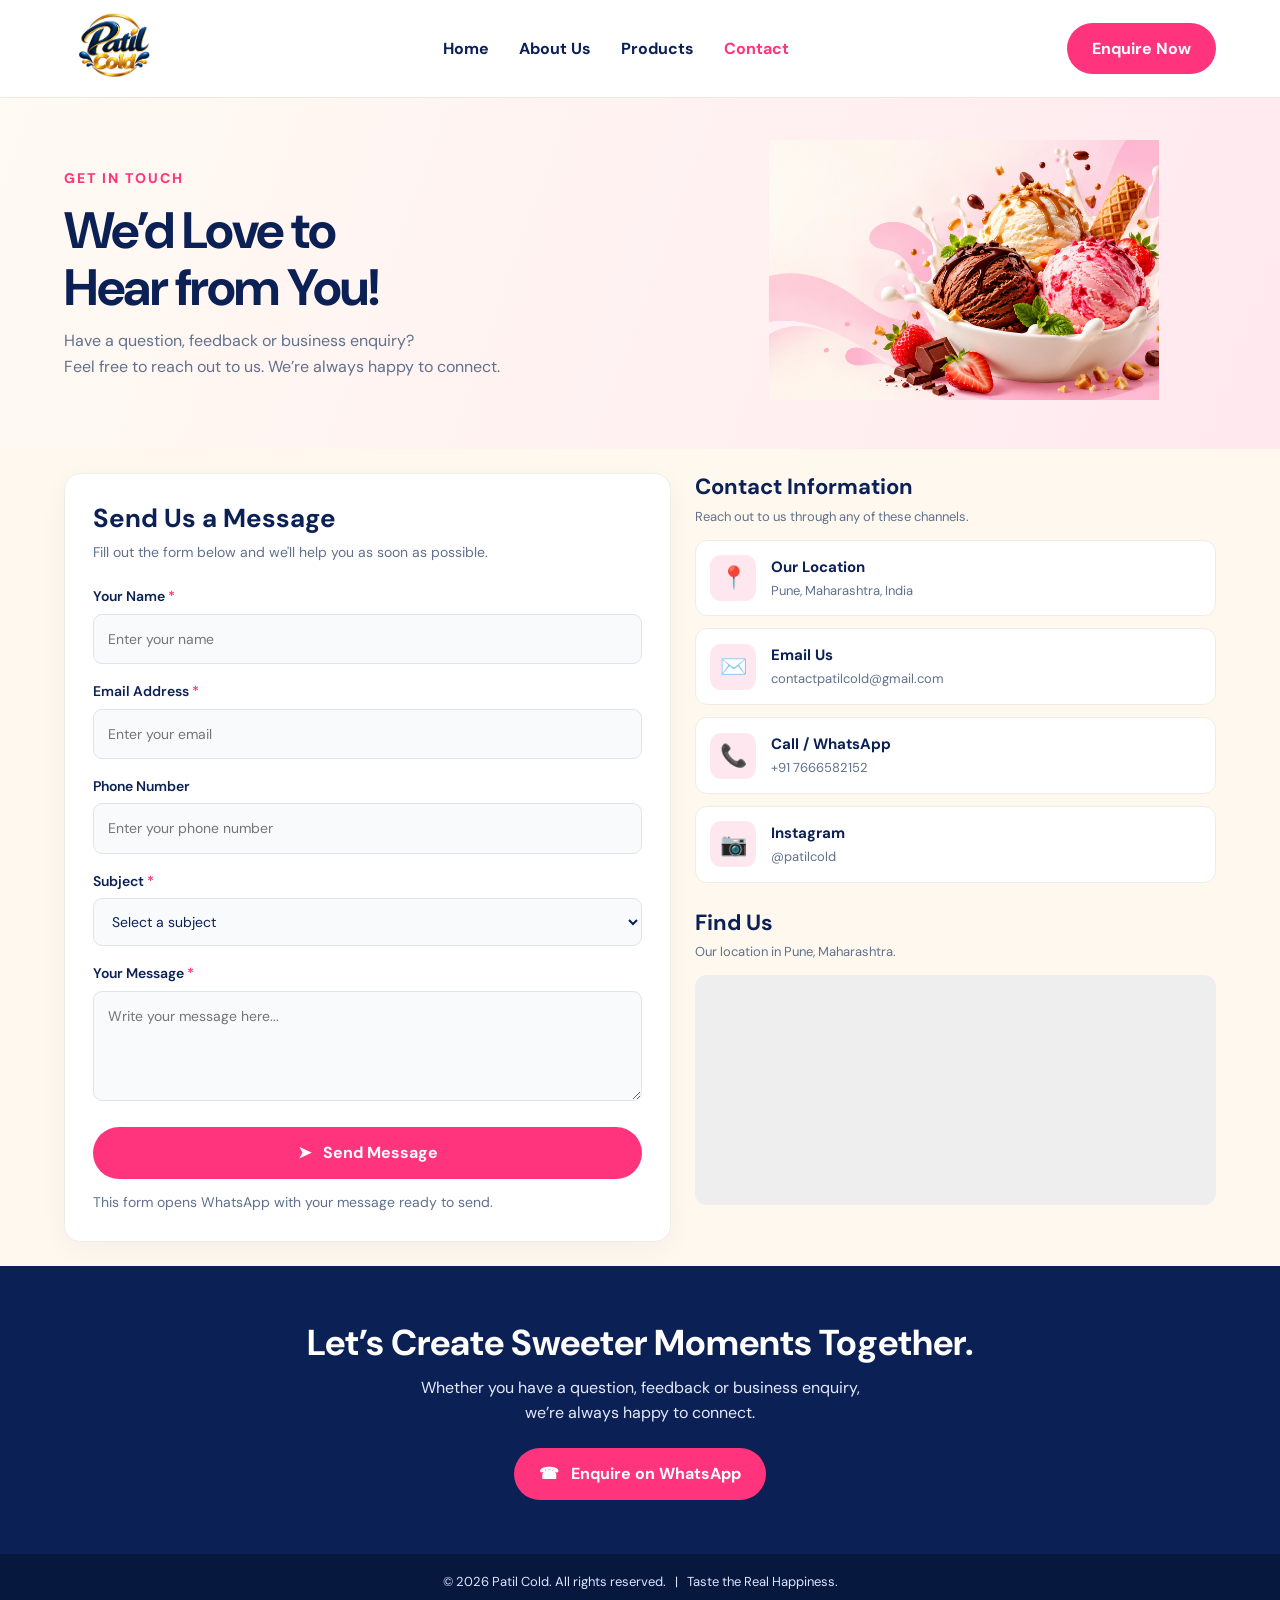
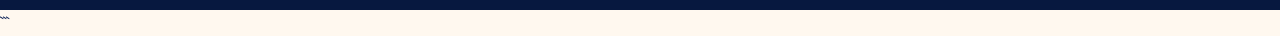
<file: contact.html>
<!DOCTYPE html>
<html lang="en">
<head>
  <link rel="icon" type="image/png" href="/assets/patilcold-favicon.png">
  <meta charset="UTF-8">
  <meta name="viewport" content="width=device-width, initial-scale=1.0">
  <title>Contact Us | Patil Cold</title>
  <meta name="description" content="Contact Patil Cold for ice cream product information, business enquiries and distribution opportunities.">

  <link rel="preconnect" href="https://fonts.googleapis.com">
  <link href="https://fonts.googleapis.com/css2?family=DM+Sans:wght@400;500;600;700;800&display=swap" rel="stylesheet">

  <style>
    :root {
      --navy: #0b2054;
      --pink: #ff347d;
      --cream: #fff8ef;
      --muted: #60718c;
    }

    * {
      box-sizing: border-box;
      margin: 0;
      padding: 0;
    }

    body {
      font-family: "DM Sans", sans-serif;
      color: var(--navy);
      background: var(--cream);
      line-height: 1.6;
    }

    a {
      color: inherit;
      text-decoration: none;
    }

    header {
      background: #fff;
      border-bottom: 1px solid #eee7df;
    }

    .nav {
      max-width: 1200px;
      margin: auto;
      padding: 12px 24px;
      min-height: 80px;
      display: flex;
      align-items: center;
      justify-content: space-between;
      gap: 24px;
    }

    .logo img {
      width: 100px;
      height: 65px;
      object-fit: contain;
    }

    .nav-links {
      display: flex;
      align-items: center;
      gap: 30px;
      font-weight: 700;
    }

    .nav-links a:hover,
    .nav-links .active {
      color: var(--pink);
    }

    .btn {
      display: inline-flex;
      align-items: center;
      justify-content: center;
      border: 0;
      border-radius: 50px;
      padding: 13px 25px;
      background: var(--pink);
      color: #fff;
      font: inherit;
      font-weight: 700;
      cursor: pointer;
      transition: .2s ease;
    }

    .btn:hover {
      transform: translateY(-2px);
      box-shadow: 0 8px 20px #ff347d33;
    }

    .hero {
      background: linear-gradient(110deg, #fffaf3, #ffe9ef);
      overflow: hidden;
    }

    .hero-inner {
      max-width: 1200px;
      min-height: 280px;
      margin: auto;
      padding: 42px 24px;
      display: grid;
      grid-template-columns: 1.1fr .9fr;
      align-items: center;
      gap: 30px;
    }

    .eyebrow {
      color: var(--pink);
      font-weight: 800;
      letter-spacing: 2px;
      font-size: 14px;
      text-transform: uppercase;
    }

    h1 {
      font-size: clamp(36px, 4vw, 52px);
      line-height: 1.12;
      margin: 12px 0;
      letter-spacing: -1.5px;
    }

    .hero p,
    .muted {
      color: var(--muted);
    }

    .hero-art {
      text-align: center;
    }

    .hero-art img {
      width: 100%;
      max-height: 260px;
      object-fit: contain;
    }

    .contact-layout {
      max-width: 1200px;
      margin: auto;
      padding: 24px;
      display: grid;
      grid-template-columns: 1.05fr .9fr;
      gap: 24px;
      align-items: start;
    }

    .panel {
      background: #fff;
      border: 1px solid #f0ece8;
      border-radius: 16px;
      padding: 28px;
      box-shadow: 0 8px 28px #0b20540a;
    }

    h2 {
      font-size: 26px;
      line-height: 1.3;
      margin-bottom: 5px;
    }

    .intro {
      color: var(--muted);
      font-size: 14px;
      margin-bottom: 22px;
    }

    .field {
      margin-bottom: 16px;
    }

    label {
      display: block;
      font-weight: 600;
      font-size: 14px;
      margin-bottom: 6px;
    }

    .required {
      color: var(--pink);
    }

    input,
    select,
    textarea {
      width: 100%;
      padding: 13px 14px;
      border: 1px solid #dfe4eb;
      background: #f9fafb;
      border-radius: 9px;
      color: var(--navy);
      font: inherit;
      font-size: 14px;
      outline: none;
    }

    input:focus,
    select:focus,
    textarea:focus {
      border-color: var(--pink);
      box-shadow: 0 0 0 3px #ff347d18;
    }

    textarea {
      min-height: 110px;
      resize: vertical;
    }

    .submit {
      width: 100%;
      margin-top: 3px;
    }

    .info-heading {
      margin-bottom: 12px;
    }

    .info-card {
      display: flex;
      gap: 15px;
      align-items: center;
      background: #fff;
      border: 1px solid #f0ece8;
      border-radius: 12px;
      padding: 14px;
      margin-bottom: 12px;
      transition: .2s;
    }

    a.info-card:hover {
      border-color: #ffc0d6;
      transform: translateY(-2px);
    }

    .info-icon {
      flex-shrink: 0;
      width: 46px;
      height: 46px;
      border-radius: 11px;
      background: #ffe7f0;
      display: grid;
      place-items: center;
      font-size: 22px;
    }

    .info-card h3 {
      font-size: 15px;
      margin-bottom: 2px;
    }

    .info-card p {
      color: var(--muted);
      font-size: 13px;
      overflow-wrap: anywhere;
    }

    .map {
      overflow: hidden;
      border-radius: 12px;
      margin-top: 12px;
      height: 230px;
      background: #eee;
    }

    .map iframe {
      width: 100%;
      height: 100%;
      border: 0;
    }

    .cta {
      position: relative;
      overflow: hidden;
      text-align: center;
      padding: 54px 24px;
      background: var(--navy);
      color: white;
    }

    .cta h2 {
      font-size: clamp(25px, 3.5vw, 36px);
      margin-bottom: 8px;
    }

    .cta p {
      color: #e5eafb;
      margin-bottom: 22px;
    }

    .cta .btn {
      margin: 0 auto;
    }

    footer {
      text-align: center;
      padding: 18px;
      background: #07183f;
      color: #dce5ff;
      font-size: 13px;
    }

    @media (max-width: 760px) {
      .nav {
        flex-wrap: wrap;
        justify-content: space-between;
        padding: 10px 16px;
        gap: 10px;
      }

      .logo img {
        width: 78px;
        height: 52px;
      }

      .nav-links {
        order: 3;
        width: 100%;
        justify-content: center;
        gap: 22px;
        padding: 8px 0;
        font-size: 14px;
      }

      .nav > .btn {
        padding: 10px 15px;
        font-size: 13px;
      }

      .hero-inner {
        grid-template-columns: 1fr;
        text-align: center;
        gap: 10px;
        padding: 35px 20px 20px;
      }

      .hero-art img {
        max-height: 200px;
      }

      .contact-layout {
        grid-template-columns: 1fr;
        padding: 18px 14px;
      }

      .panel {
        padding: 21px 17px;
      }

      h1 {
        font-size: 38px;
      }
    }
  </style>
</head>

<body>
  <header>
    <nav class="nav">
      <a class="logo" href="index.html" aria-label="Patil Cold home">
        <img src="assets/logo.webp" alt="Patil Cold logo">
      </a>

      <div class="nav-links">
        <a href="index.html">Home</a>
        <a href="about.html">About Us</a>
        <a href="products.html">Products</a>
        <a href="contact.html" class="active">Contact</a>
      </div>

      <a class="btn" href="https://wa.me/917666582152">Enquire Now</a>
    </nav>
  </header>

  <main>
    <section class="hero">
      <div class="hero-inner">
        <div>
          <div class="eyebrow">Get in touch</div>
          <h1>We’d Love to<br>Hear from You!</h1>
          <p>Have a question, feedback or business enquiry?</p>
          <p>Feel free to reach out to us. We’re always happy to connect.</p>
        </div>

        <div class="hero-art">
          <img
            src="assets/contact-icecream.webp"
            alt="Delicious Patil Cold ice cream"
            onerror="this.style.display='none'">
        </div>
      </div>
    </section>

    <section class="contact-layout">
      <div class="panel">
        <h2>Send Us a Message</h2>
        <p class="intro">Fill out the form below and we'll help you as soon as possible.</p>

        <form id="contactForm">
          <div class="field">
            <label for="name">Your Name <span class="required">*</span></label>
            <input id="name" name="name" type="text" placeholder="Enter your name" required>
          </div>

          <div class="field">
            <label for="email">Email Address <span class="required">*</span></label>
            <input id="email" name="email" type="email" placeholder="Enter your email" required>
          </div>

          <div class="field">
            <label for="phone">Phone Number</label>
            <input id="phone" name="phone" type="tel" placeholder="Enter your phone number">
          </div>

          <div class="field">
            <label for="subject">Subject <span class="required">*</span></label>
            <select id="subject" name="subject" required>
              <option value="">Select a subject</option>
              <option>Product Enquiry</option>
              <option>Retailer / Distributor Enquiry</option>
              <option>Bulk Order</option>
              <option>Feedback</option>
              <option>Other</option>
            </select>
          </div>

          <div class="field">
            <label for="message">Your Message <span class="required">*</span></label>
            <textarea id="message" name="message" placeholder="Write your message here..." required></textarea>
          </div>

          <button class="btn submit" type="submit">➤ &nbsp; Send Message</button>
          <p class="intro" style="margin:12px 0 0">
            This form opens WhatsApp with your message ready to send.
          </p>
        </form>
      </div>

      <div>
        <div class="info-heading">
          <h2 style="font-size:22px">Contact Information</h2>
          <p class="muted" style="font-size:13px">Reach out to us through any of these channels.</p>
        </div>

        <div class="info-card">
          <div class="info-icon">📍</div>
          <div>
            <h3>Our Location</h3>
            <p>Pune, Maharashtra, India</p>
          </div>
        </div>

        <a class="info-card" href="mailto:contactpatilcold@gmail.com">
          <div class="info-icon">✉️</div>
          <div>
            <h3>Email Us</h3>
            <p>contactpatilcold@gmail.com</p>
          </div>
        </a>

        <a class="info-card" href="https://wa.me/917666582152">
          <div class="info-icon">📞</div>
          <div>
            <h3>Call / WhatsApp</h3>
            <p>+91 7666582152</p>
          </div>
        </a>

        <a class="info-card" href="https://www.instagram.com/patilcold/" target="_blank" rel="noopener noreferrer">
          <div class="info-icon">📷</div>
          <div>
            <h3>Instagram</h3>
            <p>@patilcold</p>
          </div>
        </a>

        <h2 style="font-size:22px; margin-top:26px">Find Us</h2>
        <p class="muted" style="font-size:13px">Our location in Pune, Maharashtra.</p>

        <div class="map">
          <iframe
            title="Map showing Pune, Maharashtra"
            src="https://maps.google.com/maps?q=Pune%2C%20Maharashtra%2C%20India&t=&z=11&ie=UTF8&iwloc=&output=embed"
            loading="lazy"
            referrerpolicy="no-referrer-when-downgrade">
          </iframe>
        </div>
      </div>
    </section>

    <section class="cta">
      <h2>Let’s Create Sweeter Moments Together.</h2>
      <p>Whether you have a question, feedback or business enquiry,<br>
        we’re always happy to connect.</p>
      <a class="btn"
         href="https://wa.me/917666582152?text=Hello%20Patil%20Cold%2C%20I%20would%20like%20to%20make%20an%20enquiry.">
        ☎ &nbsp; Enquire on WhatsApp
      </a>
    </section>
  </main>

  <footer>
    © <span id="year"></span> Patil Cold. All rights reserved.
    &nbsp; | &nbsp; Taste the Real Happiness.
  </footer>

  <script>
    document.getElementById("year").textContent = new Date().getFullYear();

    document.getElementById("contactForm").addEventListener("submit", function (event) {
      event.preventDefault();

      const name = document.getElementById("name").value.trim();
      const email = document.getElementById("email").value.trim();
      const phone = document.getElementById("phone").value.trim();
      const subject = document.getElementById("subject").value;
      const message = document.getElementById("message").value.trim();

      const text =
        "Hello Patil Cold!%0A%0A" +
        "Name: " + encodeURIComponent(name) + "%0A" +
        "Email: " + encodeURIComponent(email) + "%0A" +
        "Phone: " + encodeURIComponent(phone || "Not provided") + "%0A" +
        "Subject: " + encodeURIComponent(subject) + "%0A" +
        "Message: " + encodeURIComponent(message);

      window.open("https://wa.me/917666582152?text=" + text, "_blank");
    });
  </script>
</body>
</html>
```
</file>
